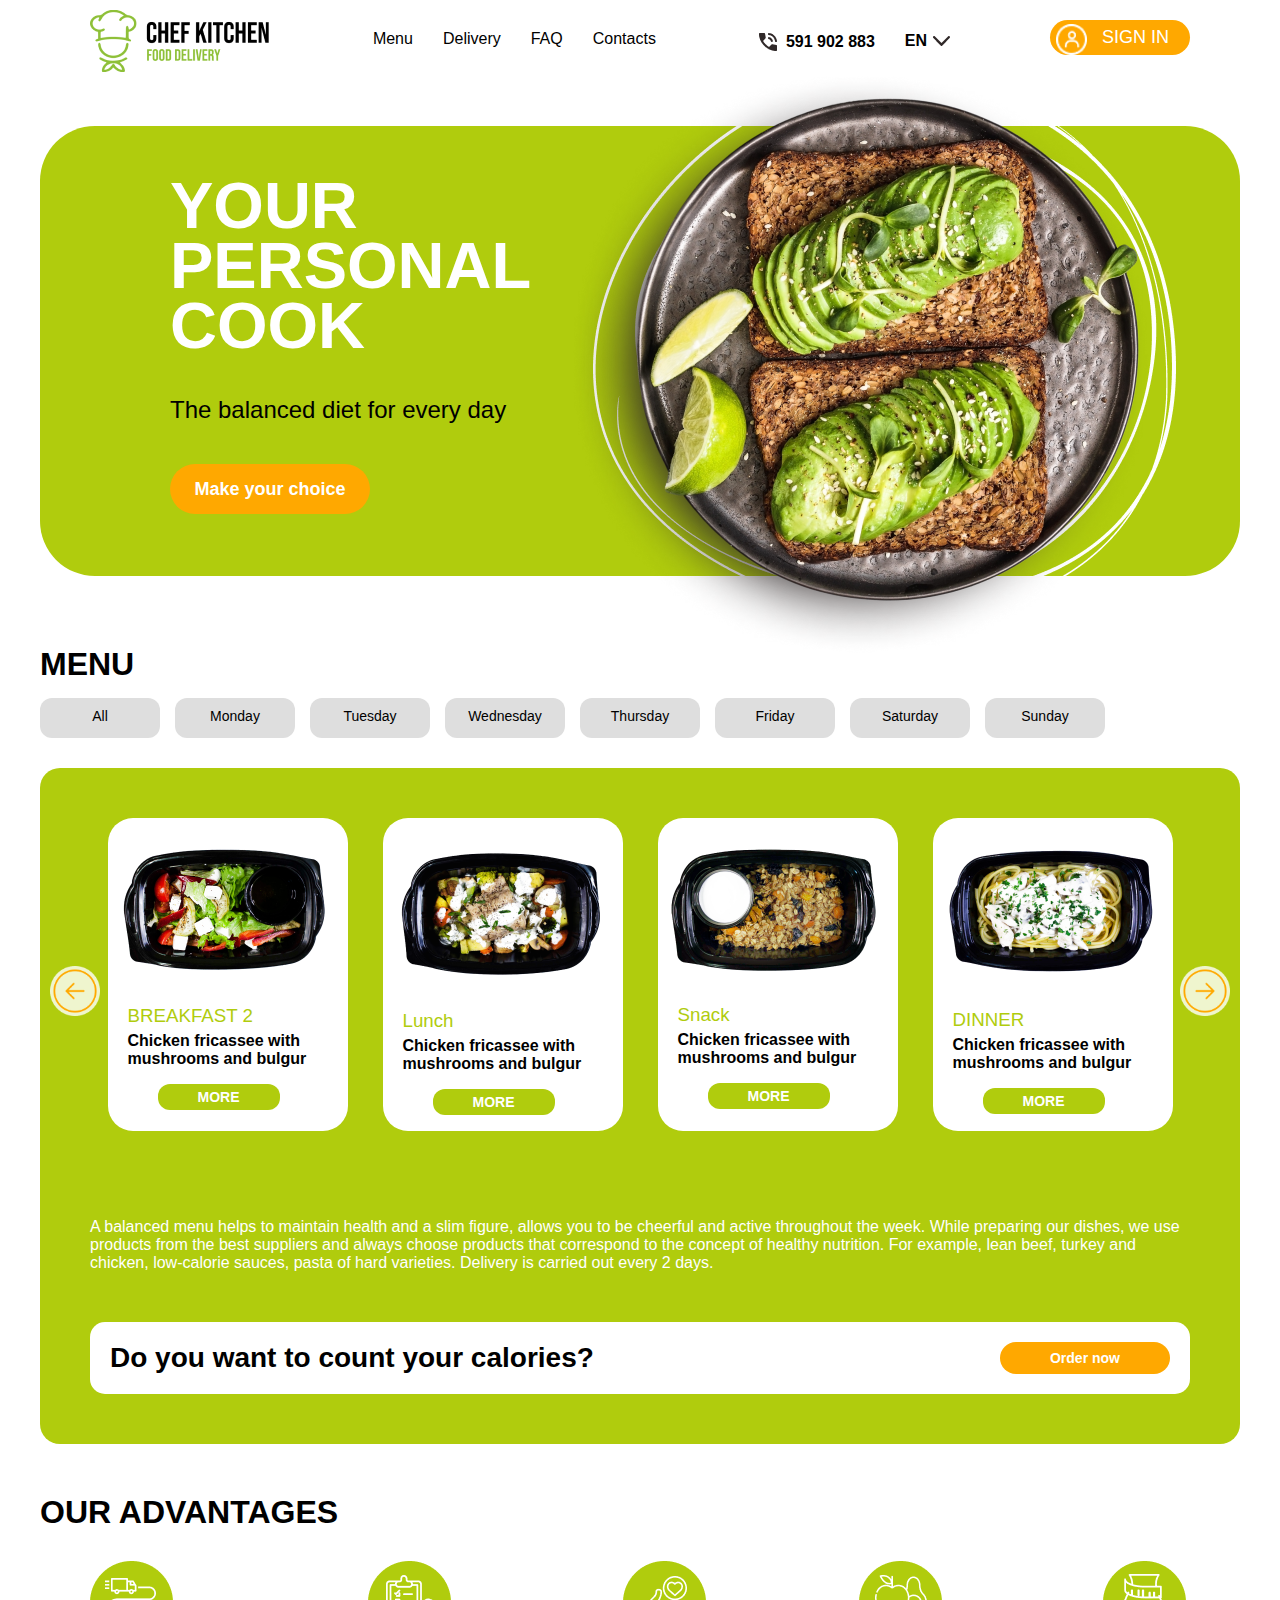
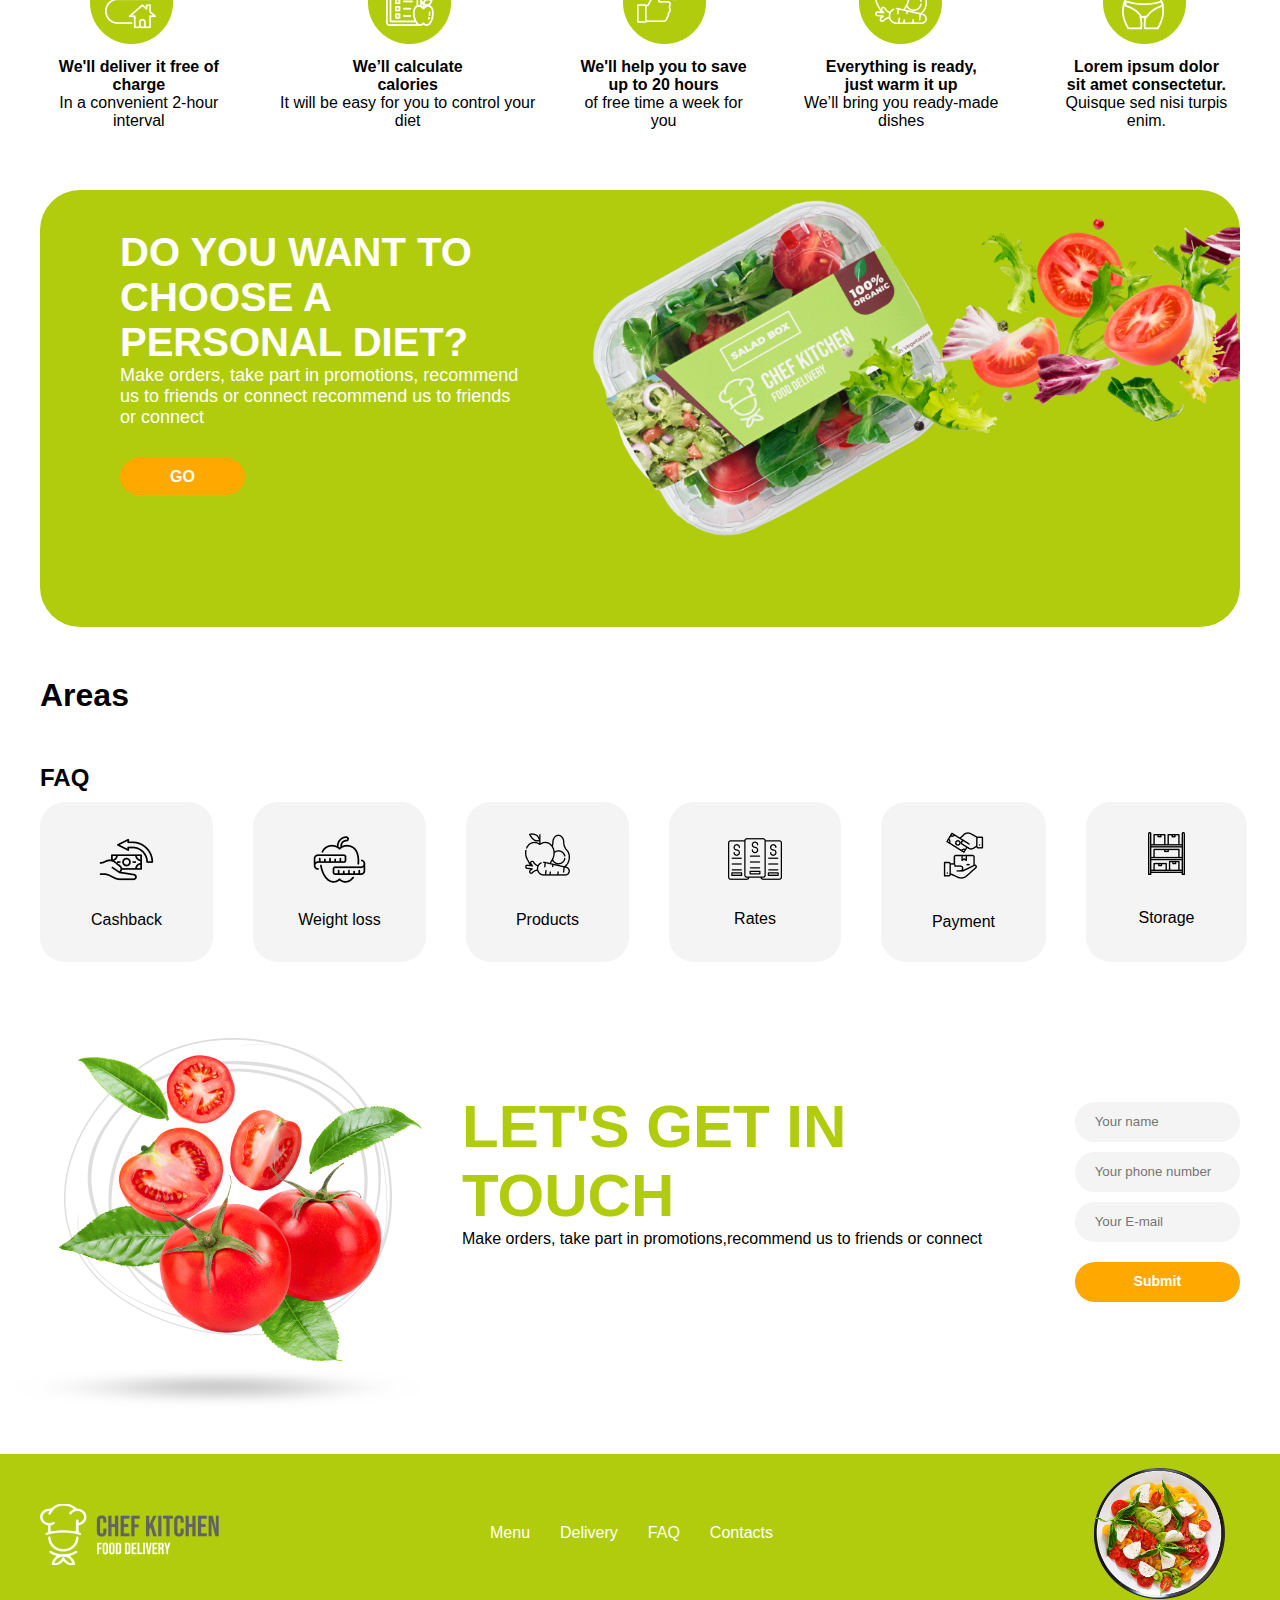
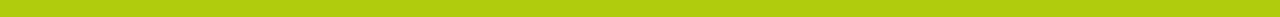
<file: index.html>
<!DOCTYPE html>
<html lang="en">
<head>
    <meta charset="UTF-8">
    <meta name="viewport" content="width=device-width, initial-scale=1.0">
    <title>Document</title>
    <link rel="stylesheet" href="style.css">
    <link href="https://fonts.cdnfonts.com/css/montserrat" rel="stylesheet">             
</head>
<body>
    <header class="container">
        <div class="head">
            <div class="burger-menu">
                <img src="img/burger.png" alt="">
            </div>
            <div class="logo">
                <img src="img/logo.png" alt="">
            </div>
            <div>
                <ul class="menu-t">
                    <a href=""><li>Menu</li></a>
                    <a href=""><li>Delivery</li></a>
                    <a href=""><li>FAQ</li></a>
                    <a href=""><li>Contacts</li></a>
                </ul>
            </div>
            <div class="info">
                <div class="number">
                    <div>
                        <img src="img/zv.png" alt="">
                    </div>
                    <p>591 902 883</p>  
                </div>
                <div class="language">
                    <p>EN</p>
                    <div>
                        <img src="img/str.png" alt="">
                    </div>
                </div>
            </div>

            <div class="login">
                <button id="openPopup"><img src="img/login.png" alt=""><p>sign in</p></button>
                <div id="popup" class="popup">
                    <button id="menuButton">Menu</button>
                    <div id="dropdown" class="dropdown-content">
                        <a href="#" id="signupLink">Sign Up</a>
                        <a href="#" id="loginLink">Login</a>
                    </div>
                
                    <div id="signupPopup" class="popup">
                        <div class="popup-content">
                            <span class="close" id="closeSignup">&times;</span>
                            <form id="signupForm">
                                <h2>Sign Up</h2>
                                <label for="signupName">Name:</label>
                                <input type="text" id="signupName" name="name" required>
                                <label for="signupEmail">Email:</label>
                                <input type="email" id="signupEmail" name="email" required>
                                <label for="signupPassword">Password:</label>
                                <input type="password" id="signupPassword" name="password" required>
                                <button type="submit">Sign Up</button>
                            </form>
                        </div>
                    </div>
                
                    <div id="loginPopup" class="popup">
                        <div class="popup-content">
                            <span class="close" id="closeLogin">&times;</span>
                            <form id="loginForm">
                                <h2>Login</h2>
                                <label for="loginName">Name:</label>
                                <input type="text" id="loginName" name="name" required>
                                <label for="loginPassword">Password:</label>
                                <input type="password" id="loginPassword" name="password" required>
                                <button type="submit">Login</button>
                            </form>
                        </div>
                    </div>
            </div>
        </div>
    </header>

    <div class="main container">
            <div class="info">
                <h2>Your personal cook</h2>
                <p>The balanced diet for every day</p>
                <button>Make your choice</button>
            </div>
            <div>
                <img src="img/main.png" alt="">
            </div>
    </div>

    <div class="menu container">
        <h2>MENU</h2>
        <div class="week">
            <a href=""><p>All</p></a>
            <a href=""><p>Monday</p></a>
            <a href=""><p>Tuesday</p></a>
            <a href=""><p>Wednesday</p></a>
            <a href=""><p>Thursday</p></a>
            <a href=""><p>Friday</p></a>
            <a href=""><p>Saturday</p></a>
            <a href=""><p>Sunday</p></a>
        </div>
        <div class="food">
            <div class="food-menu">
                <div class="carousel">
                    <div class="item">
                        <img src="img/as.png" alt="">
                        <div class="info">
                            <h3>BREAKFAST 2</h3>
                            <p>Chicken fricassee with mushrooms and bulgur</p>
                            <a href="">MORE</a>
                        </div>
                    </div>
                    <div class="item">
                        <img src="img/xc.png" alt="">
                        <div class="info">
                            <h3>Lunch</h3>
                            <p>Chicken fricassee with mushrooms and bulgur</p>
                            <a href="">MORE</a>
                        </div>
                    </div>
                    <div class="item">
                        <img src="img/sd.png" alt="">
                        <div class="info">
                            <h3>Snack</h3>
                            <p>Chicken fricassee with mushrooms and bulgur</p>
                            <a href="">MORE</a>
                        </div>
                    </div>
                    <div class="item">
                        <img src="img/jk.png" alt="">
                        <div class="info">
                            <h3>DINNER</h3>
                            <p>Chicken fricassee with mushrooms and bulgur</p>
                            <a href="">MORE</a>
                        </div>
                    </div>
                </div>
                <div class="controls">
                    <img class="prev" src="img/lev.png" alt="">
                    <img class="next" src="img/pra.png" alt="">
                </div>
            </div>

            <p class="p-1">A balanced menu helps to maintain health and a slim figure, allows you to be cheerful and active throughout the week. While preparing our dishes, we use products from the best suppliers and always choose products that correspond to the concept of healthy nutrition. For example, lean beef, turkey and chicken, low-calorie sauces, pasta of hard varieties. Delivery is carried out every 2 days.</p>
            <div class="fon">
                <div class="calc">
                    <h3>Do you want to count your calories?</h3>
                    <a href="calories.html">Order now</a>
                </div>
            </div>
        </div>
    </div>

    <div class="adv container">
        <h2>Our advantages</h2>
        <div class="items">
            <div class="item">
                <img class="img-1" src="img/gr1.png" alt="">
                <p><b>We'll deliver it free of charge</b><br>
                    In a convenient 2-hour interval</p>
            </div>
            <div class="item">
                <img class="img-2" src="img/gr2.png" alt="">
                <p><b>We’ll calculate<br> calories</b><br>
                    It will be easy for you to control your diet</p>
            </div>
            <div class="item">
                <img class="img-3" src="img/gr3.png" alt="">
                <p><b>We'll help you to save<br> up to 20 hours</b><br>
                    of free time a week for you</p>
            </div>
            <div class="item">
                <img class="img-4" src="img/gr4.png" alt="">
                <p><b>Everything is ready,<br> just warm it up</b><br>
                    We’ll bring you ready-made dishes</p>
            </div>
            <div class="item">
                <img class="img-5" src="img/gr5.png" alt="">
                <p><b>Lorem ipsum dolor<br> sit amet consectetur.</b><br> Quisque sed nisi turpis enim.</p>
            </div>
        </div>
    </div>

    <div class="diet-fon container">
        <div class="diet">
            <div class="info">
                <h2>Do you want to choose a  personal diet?</h2>
                <p>Make orders, take part in promotions, recommend us to friends or connect
                    recommend us to friends or connect </p>
                <a href="">GO</a>
            </div>
            <div>
                <img src="img/mn.png" alt="">
            </div>
        </div>
    </div>

    <div class="areas container">
        <h2>Areas</h2>
        <script type="text/javascript" charset="utf-8" async src="https://api-maps.yandex.ru/services/constructor/1.0/js/?um=constructor%3A70c1b8add16420e9b89b01f35387247deb672c9ee041c38612f81d3fa7d06df7&amp;width=1194&amp;height=400&amp;lang=ru_RU&amp;scroll=true"></script>
    </div>

    <div class="faq container">
        <h2>FAQ</h2>
        <div class="items">
            <div>
                <img src="img/ic1.png" alt="">
                <p class="p-1">Cashback</p>
            </div>
            <div>
                <img src="img/ic2.png" alt="">
                <p class="p-1">Weight loss</p>
            </div>
            <div>
                <img src="img/ic3.png" alt="">
                <p>Products</p>
            </div>
            <div>
                <img src="img/ic4.png" alt="">
                <p class="p-1">Rates</p>
            </div>
            <div>
                <img src="img/ic5.png" alt="">
                <p>Payment </p>
            </div>
            <div>
                <img src="img/ic6.png" alt="">
                <p>Storage</p>
            </div>
        </div>
    </div>

    <div class="form container">
        <div class="img">
            <img src="img/pom1.png" alt="">
        </div>
        <div class="info">
            <h3>LET'S GET IN TOUCH</h3>
            <p>Make orders, take part in promotions,recommend us to friends or connect </p>
        </div>
        <form action="">
            <div class="name-phone">
                <input type="text" placeholder="Your name">
                <input type="text" placeholder="Your phone number">
            </div>
            <div>
                <input class="email" type="text" placeholder="Your E-mail">
            </div>
            <div class="submit">
                <a href="">Submit</a>
            </div>
        </form>
    </div>

    <footer id="container2">
        <div class="foot container">
            <div>
                <img class="img-1" src="img/logo 2.png" alt="">
            </div>
            <div>
                <ul>
                    <a href=""><li>Menu</li></a>
                    <a href=""><li>Delivery</li></a>
                    <a href=""><li>FAQ</li></a>
                    <a href=""><li>Contacts</li></a>
                </ul>
            </div>
            <div >
                <img class="img-2" src="img/foot1.png" alt="">
            </div>
        </div>
    </footer>

  <script src="https://code.jquery.com/jquery-3.6.0.min.js"></script>
  <script src="js/login.js"></script>
  <script>
    $(document).ready(function() {
    var carousel = $('.carousel');
    var items = $('.item', carousel);
    var prevBtn = $('.prev');
    var nextBtn = $('.next');
    var currentIndex = 0;
    var itemWidth = items.first().outerWidth();

    function updateCarousel() {
        carousel.css('transform', 'translateX(-' + (currentIndex * itemWidth) + 'px)');
    }

    prevBtn.click(function() {
        currentIndex = (currentIndex - 1 + items.length) % items.length;
        updateCarousel();
    });

    nextBtn.click(function() {
        currentIndex = (currentIndex + 1) % items.length;
        updateCarousel();
    });
});
  </script>
</body>
</html>
</file>
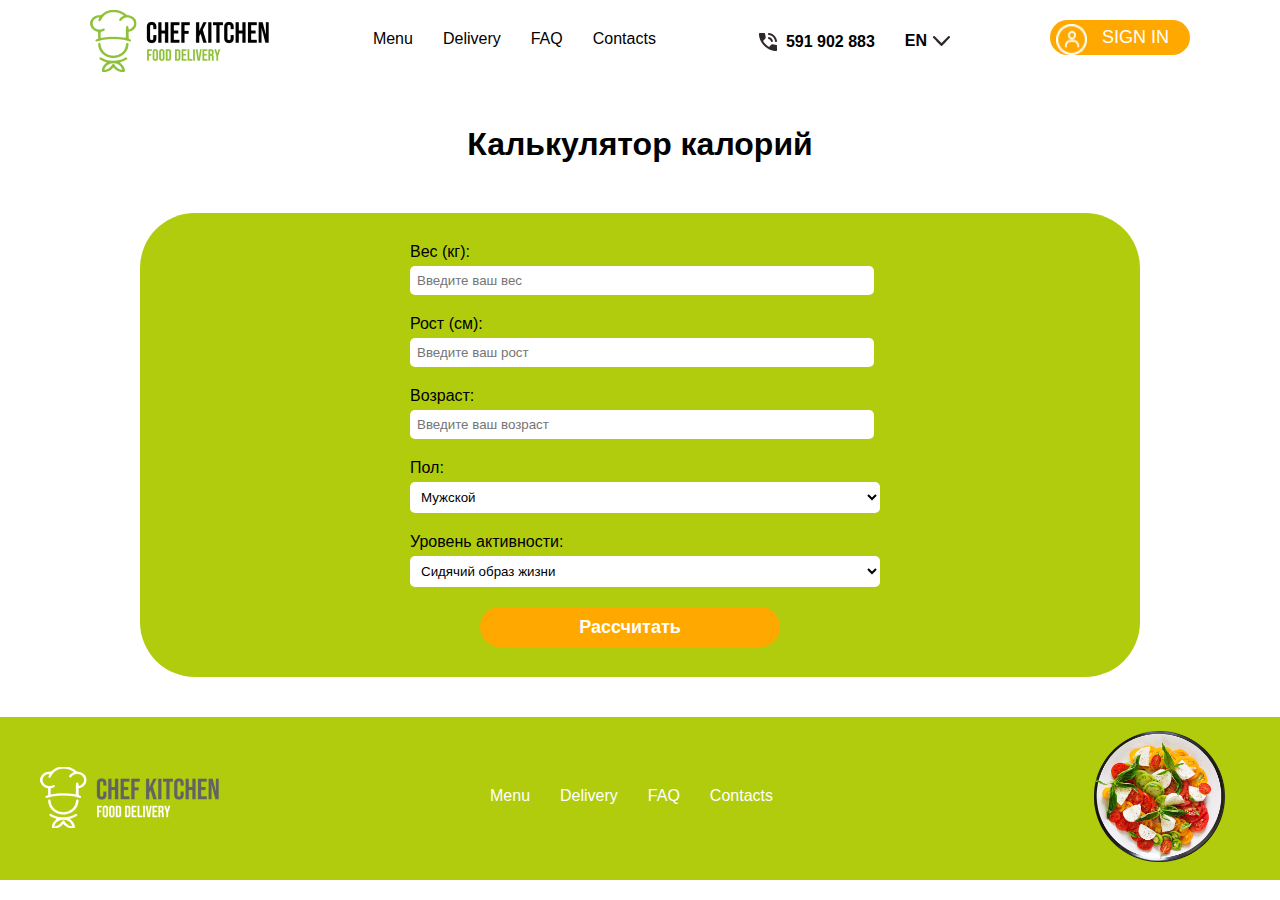
<file: calories.html>
<!DOCTYPE html>
<html lang="en">
<head>
    <meta charset="UTF-8">
    <meta name="viewport" content="width=device-width, initial-scale=1.0">
    <title>Document</title>
    <link rel="stylesheet" href="style.css">
    <link rel="stylesheet" href="calor.css">
</head>

<header class="container">
    <div class="head">
        <div class="burger-menu">
            <img src="img/burger.png" alt="">
        </div>
        <div class="logo">
            <img src="img/logo.png" alt="">
        </div>
        <div>
            <ul class="menu-t">
                <a href=""><li>Menu</li></a>
                <a href=""><li>Delivery</li></a>
                <a href=""><li>FAQ</li></a>
                <a href=""><li>Contacts</li></a>
            </ul>
        </div>
        <div class="info">
            <div class="number">
                <div>
                    <img src="img/zv.png" alt="">
                </div>
                <p>591 902 883</p>  
            </div>
            <div class="language">
                <p>EN</p>
                <div>
                    <img src="img/str.png" alt="">
                </div>
            </div>
        </div>

        <div class="login">
            <button id="openPopup"><img src="img/login.png" alt=""><p>sign in</p></button>
            <div id="popup" class="popup">
                <div class="popup-content">
                    <span class="close">&times;</span>
                    <h2>Регистрация</h2>
                    <form>
                        <div>
                            <label for="name">Имя:</label>
                            <input type="text" id="name" name="name" required>
                        </div>
                        
                        <div>
                            <label for="email">Email:</label>
                            <input type="email" id="email" name="email" required>
                        </div>

                        <div>
                            <label for="password">Пароль:</label>
                            <input type="password" id="password" name="password" required>
                        </div>
                        <button type="submit">Зарегистрироваться</button>
                    </form>
                </div>
            </div>
        </div>
    </div>
</header>

<body>
    <div class="calc container">
        <div>
            <h1>Калькулятор калорий</h1>
            <div class="calc-fon">
            <div class="calc-r">
                <div>
                    <label for="weight">Вес (кг):</label>
                    <input type="number" id="weight" placeholder="Введите ваш вес" required>
                </div>

                <div>
                    <label for="height">Рост (см):</label>
                    <input type="number" id="height" placeholder="Введите ваш рост" required>
                </div>

                <div>
                    <label for="age">Возраст:</label>
                    <input type="number" id="age" placeholder="Введите ваш возраст" required>
                </div>

                <div>
                    <label for="gender">Пол:</label>
                    <select id="gender">
                    <option value="male">Мужской</option>
                    <option value="female">Женский</option>
                    </select>
                </div>

                <div>
                    <label for="activity">Уровень активности:</label>
                    <select id="activity">
                    <option value="sedentary">Сидячий образ жизни</option>
                    <option value="lightlyActive">Легкая активность</option>
                    <option value="moderatelyActive">Умеренная активность</option>
                    <option value="active">Активный образ жизни</option>
                    </select>
                </div>
               
                <button onclick="calculateCalories()">Рассчитать</button>

                <div id="result"></div>
            </div>
        </div>
        </div>
    </div>

    <footer>
        <div class="foot container">
            <div>
                <img class="img-1" src="img/logo 2.png" alt="">
            </div>
            <div>
                <ul>
                    <a href=""><li>Menu</li></a>
                    <a href=""><li>Delivery</li></a>
                    <a href=""><li>FAQ</li></a>
                    <a href=""><li>Contacts</li></a>
                </ul>
            </div>
            <div >
                <img class="img-2" src="img/foot1.png" alt="">
            </div>
        </div>
    </footer>

    <script src="js/calor.js"></script>
</body>
</html>
</file>
<file: style.css>
* {
  margin: 0;
  padding: 0;
}

body {
  font-family: "Montserrat", sans-serif;
}

.container {
  width: 1200px;
  margin: 0 auto;
}

header .head {
  display: flex;
  justify-content: center;
  gap: 100px;
}
header .burger-menu {
  display: none;
}
header .logo {
  margin-top: 10px;
}
header ul {
  display: flex;
  gap: 30px;
  margin-top: 30px;
}
header ul a {
  text-decoration: none;
  color: black;
  font-size: 16px;
  font-weight: 500;
}
header ul li {
  list-style-type: none;
}
header .number {
  display: flex;
  margin-top: 30px;
  gap: 6px;
}
header .number p {
  margin-top: 3px;
  font-weight: 700;
}
header .info {
  display: flex;
  gap: 30px;
}
header .language {
  display: flex;
  margin-top: 32px;
  gap: 6px;
}
header .language p {
  font-weight: 700;
}
header .login {
  margin-top: 20px;
}
header .login h2 {
  color: white;
}
header .login .popup {
  position: fixed;
  margin-left: -570px;
  background-color: #FFA800;
  padding: 30px;
  border-radius: 20px;
  margin-top: 70px;
  display: none;
}
header .login .popup .close {
  color: white;
  padding-left: 160px;
  cursor: pointer;
}
header .login .popup form {
  display: flex;
  flex-direction: column;
  gap: 10px;
  color: white;
}
header .login .popup form div {
  display: flex;
  flex-direction: column;
}
header .login .popup form div input {
  background-color: #f4f1f1;
  outline: none;
  border: none;
  border-radius: 5px;
}
header .login .popup form button {
  background-color: #B0CC0D;
  border: none;
  height: 20px;
  color: rgb(254, 254, 254);
  font-size: 14px;
  border-radius: 5px;
  font-weight: 500;
  cursor: pointer;
}
header .login #openPopup {
  display: flex;
  background-color: #FFA800;
  border: none;
  width: 140px;
  height: 35px;
  border-radius: 25px;
  cursor: pointer;
}
header .login #openPopup p {
  margin-top: 7px;
  margin-left: 15px;
  font-size: 18px;
  text-decoration: none;
  font-weight: 500;
  color: white;
  text-transform: uppercase;
}
header .login #openPopup img {
  margin-top: 4px;
  margin-left: 6px;
}

.main {
  background-color: #B0CC0D;
  border-radius: 55px;
  margin-top: 50px;
  display: flex;
  height: 450px;
}
.main img {
  margin-top: -65px;
  margin-left: -90px;
}
.main .info {
  padding-left: 130px;
  padding-top: 50px;
}
.main .info h2 {
  font-size: 65px;
  line-height: 60px;
  text-transform: uppercase;
  color: white;
}
.main .info p {
  font-size: 24px;
  padding-top: 40px;
}
.main .info button {
  background-color: #FFA800;
  border: none;
  width: 200px;
  height: 50px;
  color: white;
  font-size: 18px;
  border-radius: 25px;
  margin-top: 40px;
  font-weight: 600;
}

.menu {
  margin-top: 70px;
}
.menu h2 {
  font-size: 32px;
  margin-bottom: 15px;
}
.menu .week {
  display: flex;
  gap: 15px;
}
.menu .week a {
  color: black;
  text-decoration: none;
  background-color: #DEDEDE;
  padding-top: 10px;
  width: 120px;
  text-align: center;
  height: 30px;
  border-radius: 12px;
  font-size: 14px;
  font-weight: 500;
}
.menu .food {
  background-color: #B0CC0D;
  margin-top: 30px;
  margin-bottom: 50px;
  padding-bottom: 50px;
  border-radius: 20px;
}
.menu .food .food-menu {
  height: 400px;
  overflow: hidden;
}
.menu .food .food-menu .carousel {
  display: flex;
  justify-content: center;
  margin-top: 50px;
  gap: 35px;
}
.menu .food .food-menu .item {
  background-color: white;
  width: 220px;
  border-radius: 25px;
  padding: 10px;
}
.menu .food .food-menu .item .info {
  padding: 10px;
}
.menu .food .food-menu .item .info h3 {
  color: #B0CC0D;
  font-weight: 500;
}
.menu .food .food-menu .item .info p {
  width: 250px;
  padding-top: 5px;
  font-weight: 600;
  margin-bottom: 20px;
}
.menu .food .food-menu .item .info a {
  color: rgb(255, 255, 255);
  text-decoration: none;
  background-color: #B0CC0D;
  padding: 5px 40px;
  text-align: center;
  border-radius: 12px;
  font-size: 14px;
  font-weight: 600;
  margin-top: 50px;
  margin-left: 30px;
}
.menu .food .food-menu .controls {
  transform: translateY(-50%);
  display: flex;
  margin-top: -140px;
  justify-content: space-between;
  z-index: 1;
}
.menu .food .food-menu .controls img {
  width: 50px;
}
.menu .food .food-menu .controls .prev {
  margin-left: 10px;
}
.menu .food .food-menu .controls .next {
  margin-right: 10px;
}
.menu .food .p-1 {
  padding: 50px;
  color: white;
}
.menu .food .fon {
  background-color: white;
  width: 1100px;
  border-radius: 15px;
  margin-left: auto;
  margin-right: auto;
}
.menu .food .fon .calc {
  display: flex;
  justify-content: space-between;
  padding: 20px;
}
.menu .food .fon .calc h3 {
  font-size: 28px;
}
.menu .food .fon .calc a {
  color: rgb(255, 255, 255);
  text-decoration: none;
  background-color: #FFA800;
  padding: 5px 50px;
  text-align: center;
  border-radius: 20px;
  font-size: 14px;
  font-weight: 600;
  padding-top: 8px;
}

.adv {
  margin-top: 50px;
}
.adv h2 {
  font-size: 32px;
  text-transform: uppercase;
}
.adv .items {
  display: flex;
  justify-content: center;
  gap: 40px;
  margin-top: 30px;
}
.adv .items .item img {
  margin-bottom: 10px;
}
.adv .items .item .img-1 {
  margin-left: 50px;
}
.adv .items .item .img-2 {
  margin-left: 90px;
}
.adv .items .item .img-3 {
  margin-left: 45px;
}
.adv .items .item .img-4 {
  margin-left: 70px;
}
.adv .items .item .img-5 {
  margin-left: 50px;
}
.adv .items .item p {
  text-align: center;
}

.diet-fon {
  background-color: #B0CC0D;
  margin-top: 60px;
  border-radius: 40px;
}
.diet-fon .diet {
  display: flex;
  padding: 40px;
  margin-left: 40px;
}
.diet-fon .diet .info h2 {
  font-size: 40px;
  color: white;
  text-transform: uppercase;
}
.diet-fon .diet .info p {
  color: white;
  font-size: 18px;
  width: 400px;
  margin-bottom: 40px;
}
.diet-fon .diet .info a {
  color: rgb(255, 255, 255);
  text-decoration: none;
  background-color: #FFA800;
  padding: 10px 50px;
  text-align: center;
  border-radius: 30px;
  font-size: 16px;
  font-weight: 600;
  padding-top: 10px;
}
.diet-fon .diet img {
  margin-left: 20px;
  margin-top: -80px;
  width: 700px;
}

.areas {
  margin-top: 50px;
}
.areas h2 {
  font-size: 32px;
  margin-bottom: 15px;
}

.faq {
  margin-top: 50px;
}
.faq .items {
  display: flex;
  gap: 40px;
  margin-top: 10px;
}
.faq .items div {
  background-color: #F4F4F4;
  width: 180px;
  height: 160px;
  border-radius: 25px;
}
.faq .items img {
  padding: 30px 59px;
}
.faq .items p {
  text-align: center;
}
.faq .items .p-1 {
  margin-top: -10px;
}

.form {
  display: flex;
  margin-top: 60px;
  gap: 40px;
}
.form .img {
  margin-top: -70px;
  margin-left: -90px;
}
.form .info {
  margin-top: 70px;
  margin-left: -50px;
}
.form .info h3 {
  font-size: 60px;
  color: #B0CC0D;
}
.form form {
  margin-top: 80px;
}
.form form .name-phone {
  display: flex;
  flex-direction: column;
  gap: 10px;
}
.form form .name-phone input {
  background-color: #F4F4F4;
  outline: none;
  border: none;
  border-radius: 25px;
  width: 100%;
  height: 40px;
}
.form form .name-phone input::-moz-placeholder {
  padding-left: 20px;
}
.form form .name-phone input::placeholder {
  padding-left: 20px;
}
.form form .email {
  background-color: #F4F4F4;
  outline: none;
  border: none;
  border-radius: 25px;
  margin-top: 10px;
  width: 100%;
  height: 40px;
  margin-bottom: 20px;
}
.form form .email::-moz-placeholder {
  padding-left: 20px;
}
.form form .email::placeholder {
  padding-left: 20px;
}
.form form .submit {
  width: 100%;
  background-color: #FFA800;
  text-align: center;
  padding-top: 10px;
  height: 30px;
  border-radius: 20px;
}
.form form .submit a {
  color: rgb(255, 255, 255);
  text-decoration: none;
  text-align: center;
  border-radius: 20px;
  font-size: 14px;
  font-weight: 600;
}

footer {
  background-color: #B0CC0D;
}
footer .foot {
  display: flex;
  justify-content: space-between;
}
footer .foot .img-1 {
  margin-top: 50px;
}
footer .foot .img-2 {
  position: relative;
  width: 200px;
}
footer .foot ul {
  display: flex;
  gap: 30px;
  margin-top: 70px;
}
footer .foot ul a {
  text-decoration: none;
  color: rgb(255, 255, 255);
  font-size: 16px;
  font-weight: 500;
}
footer .foot ul li {
  list-style-type: none;
}

@media screen and (max-width: 768px) {
  .container {
    width: 80%;
  }
  #container2 {
    width: 100%;
  }
  header .head {
    display: flex;
    justify-content: space-around;
    gap: 10px;
  }
  header .head .burger-menu {
    display: block;
    margin-top: 25px;
  }
  header .head .menu-t {
    display: none;
  }
  header .head .logo img {
    width: 150px;
  }
  header .head .info .number p {
    font-size: 14px;
  }
  header .head .login #openPopup {
    width: 38px;
  }
  header .head .login #openPopup p {
    display: none;
  }
  header .head .login #openPopup img {
    margin-left: 5px;
  }
  .main {
    height: auto;
    padding-bottom: 20px;
  }
  .main .info {
    padding-left: 30px;
  }
  .main .info h2 {
    font-size: 50px;
  }
  .main .info p {
    width: 75%;
    font-size: 20px;
    padding-top: 40px;
  }
  .main img {
    display: none;
  }
  .menu .week {
    flex-wrap: wrap;
  }
  .menu .food .fon {
    width: 90%;
  }
  .menu .food .fon .calc h3 {
    font-size: 16px;
  }
  .menu .food .fon .calc a {
    padding: 5px 20px;
  }
  .adv .items {
    flex-wrap: wrap;
  }
  .adv .items .img-1 {
    padding-left: 30px;
  }
  .adv .items .img-2 {
    padding-left: 30px;
  }
  .adv .items .img-3 {
    padding-left: 20px;
  }
  .adv .items .img-4 {
    padding-left: 20px;
  }
  .adv .items .img-5 {
    padding-left: 20px;
  }
  .diet-fon .diet {
    margin-left: 10px;
  }
  .diet-fon .diet .info h2 {
    width: 80%;
    font-size: 38px;
  }
  .diet-fon .diet .info p {
    width: 100%;
  }
  .diet-fon img {
    display: none;
  }
  iframe {
    width: 100%;
  }
  .faq .items {
    flex-wrap: wrap;
    justify-content: center;
  }
  .form {
    flex-direction: column;
    justify-content: center;
  }
  .form .img {
    margin-left: 0px;
  }
  .form .img img {
    width: 100%;
  }
  .form .info {
    margin-top: -70px;
    margin-left: 10px;
  }
  .form form {
    margin-top: 0px;
    margin-bottom: 40px;
  }
  footer .foot {
    flex-direction: column;
    padding-bottom: 20px;
  }
  footer .foot ul {
    flex-direction: column;
    gap: 10px;
    margin-top: 20px;
  }
  footer .foot .img-2 {
    display: none;
  }
}
@media screen and (max-width: 570px) {
  header .number {
    display: none;
  }
  .main .info {
    padding-left: 20px;
  }
  .main .info h2 {
    font-size: 38px;
    line-height: 40px;
  }
  .diet-fon .diet {
    margin-left: -10px;
  }
  .diet-fon .diet .info h2 {
    font-size: 35px;
  }
}/*# sourceMappingURL=style.css.map */
</file>
<file: calor.css>
.calc {
  display: flex;
  justify-content: center;
  margin-top: 50px;
}
.calc h1 {
  text-align: center;
}
.calc .calc-fon {
  background-color: #B0CC0D;
  border-radius: 55px;
  margin-top: 50px;
  display: flex;
  width: 1000px;
  padding-bottom: 10px;
  margin-bottom: 40px;
}
.calc .calc-fon .calc-r {
  margin-top: 30px;
  padding-left: 270px;
  display: flex;
  flex-direction: column;
  gap: 20px;
}
.calc .calc-fon .calc-r div {
  display: flex;
  flex-direction: column;
  gap: 5px;
}
.calc .calc-fon .calc-r div input {
  background-color: rgb(255, 255, 255);
  border: none;
  padding: 7px;
  border-radius: 5px;
  outline: none;
  width: 450px;
}
.calc .calc-fon .calc-r div select {
  background-color: rgb(255, 255, 255);
  border: none;
  padding: 7px;
  border-radius: 5px;
  outline: none;
  width: 470px;
}
.calc .calc-fon .calc-r button {
  background-color: #FFA800;
  border: none;
  width: 300px;
  height: 40px;
  color: white;
  font-size: 18px;
  border-radius: 20px;
  font-weight: 600;
  margin-left: 70px;
}
.calc .calc-fon .calc-r #result {
  text-align: center;
  width: 300px;
  margin-left: 70px;
}

@media screen and (max-width: 768px) {
  .container {
    width: 80%;
  }
  .calc-fon {
    width: 100%;
  }
}/*# sourceMappingURL=calor.css.map */
</file>
